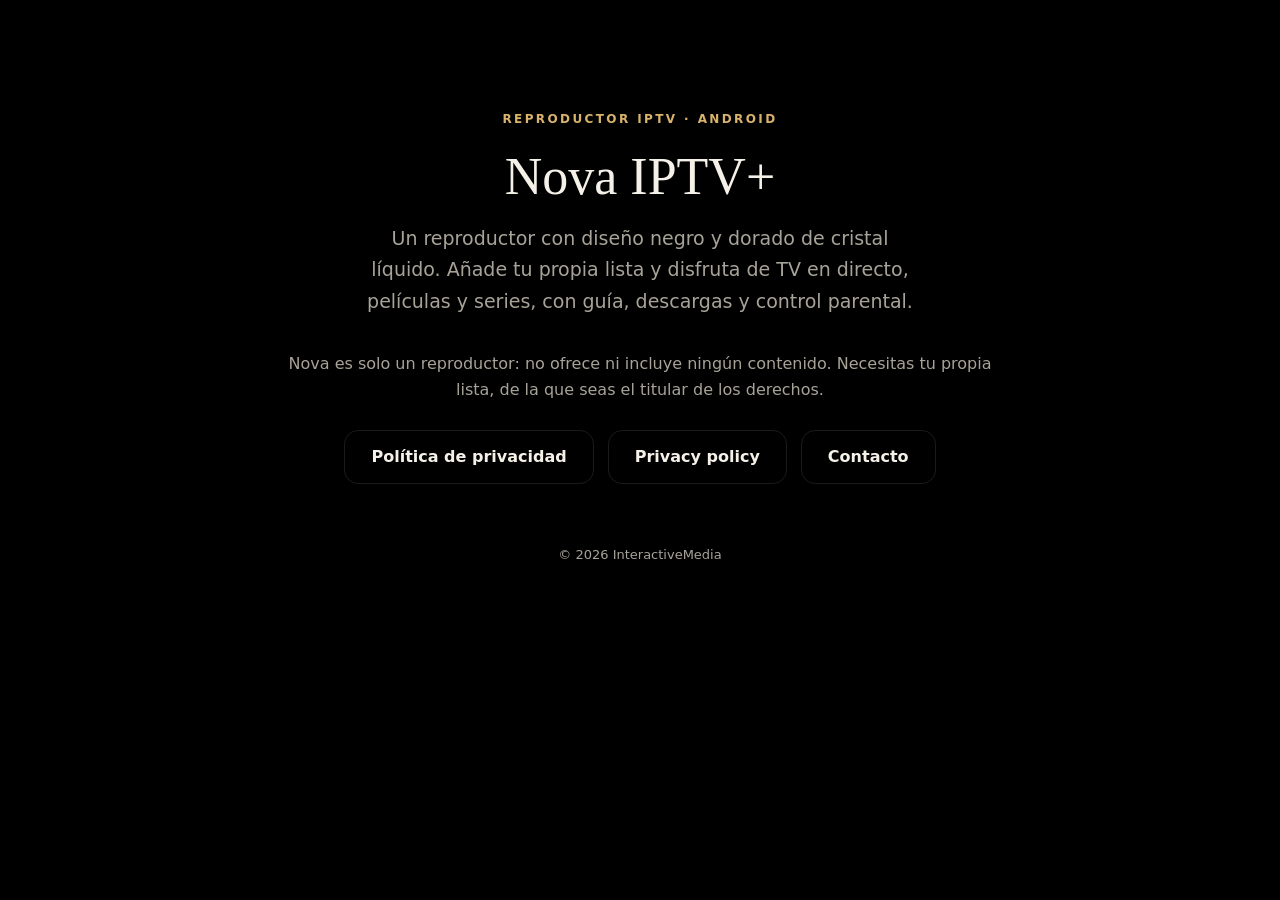
<file: index.html>
<!doctype html>
<html lang="es">
<head>
<meta charset="utf-8">
<meta name="viewport" content="width=device-width,initial-scale=1">
<title>Nova IPTV+ · Reproductor IPTV para Android</title>
<meta name="description" content="Nova IPTV+: un reproductor IPTV con diseño de cristal líquido. Añade tu propia lista y disfruta de TV en directo, películas y series.">
<link rel="stylesheet" href="style.css">
</head>
<body>
<main class="hero">
  <p class="eyebrow">Reproductor IPTV · Android</p>
  <h1>Nova IPTV+</h1>
  <p class="lead">Un reproductor con diseño negro y dorado de cristal líquido. Añade tu propia lista y disfruta de TV en directo, películas y series, con guía, descargas y control parental.</p>
  <p class="dim">Nova es solo un reproductor: no ofrece ni incluye ningún contenido. Necesitas tu propia lista, de la que seas el titular de los derechos.</p>
  <div class="links">
    <a class="btn" href="privacy.html">Política de privacidad</a>
    <a class="btn" href="privacy-en.html">Privacy policy</a>
    <a class="btn" href="mailto:ragnarok59000.n26@gmail.com">Contacto</a>
  </div>
  <footer>© 2026 InteractiveMedia</footer>
</main>
</body>
</html>
</file>
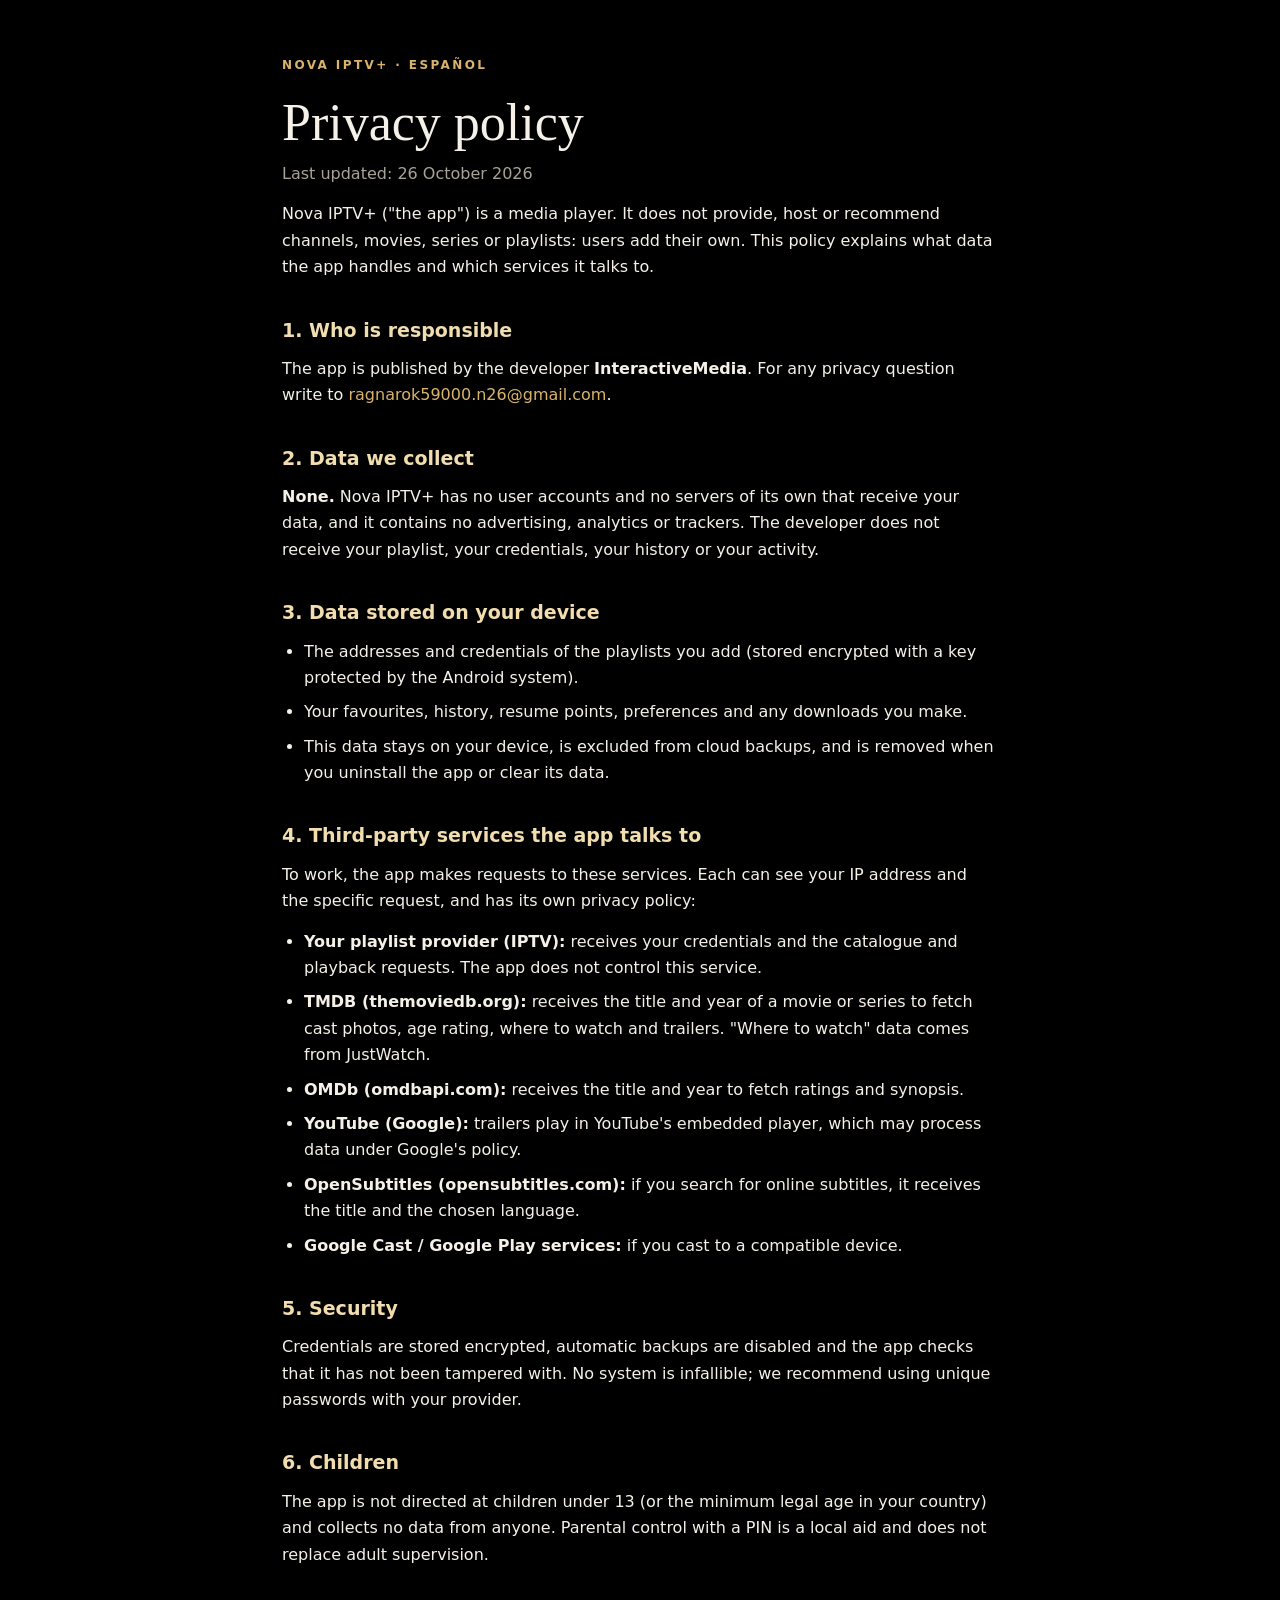
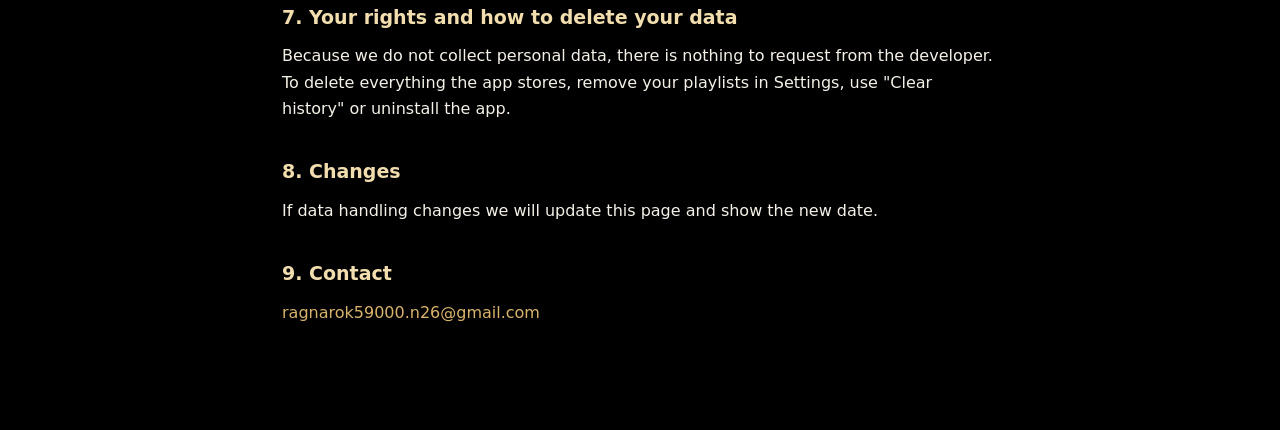
<file: privacy-en.html>
<!doctype html>
<html lang="en">
<head>
<meta charset="utf-8">
<meta name="viewport" content="width=device-width,initial-scale=1">
<title>Privacy policy · Nova IPTV+</title>
<meta name="description" content="Privacy policy for Nova IPTV+, the IPTV player for Android.">
<link rel="stylesheet" href="style.css">
</head>
<body>
<main class="doc">
  <p class="eyebrow"><a href="index.html">Nova IPTV+</a> · <a href="privacy.html">Español</a></p>
  <h1>Privacy policy</h1>
  <p class="dim">Last updated: 26 October 2026</p>

  <p>Nova IPTV+ ("the app") is a media player. It does not provide, host or recommend channels, movies, series or playlists: users add their own. This policy explains what data the app handles and which services it talks to.</p>

  <h2>1. Who is responsible</h2>
  <p>The app is published by the developer <b>InteractiveMedia</b>. For any privacy question write to <a href="mailto:ragnarok59000.n26@gmail.com">ragnarok59000.n26@gmail.com</a>.</p>

  <h2>2. Data we collect</h2>
  <p><b>None.</b> Nova IPTV+ has no user accounts and no servers of its own that receive your data, and it contains no advertising, analytics or trackers. The developer does not receive your playlist, your credentials, your history or your activity.</p>

  <h2>3. Data stored on your device</h2>
  <ul>
    <li>The addresses and credentials of the playlists you add (stored encrypted with a key protected by the Android system).</li>
    <li>Your favourites, history, resume points, preferences and any downloads you make.</li>
    <li>This data stays on your device, is excluded from cloud backups, and is removed when you uninstall the app or clear its data.</li>
  </ul>

  <h2>4. Third-party services the app talks to</h2>
  <p>To work, the app makes requests to these services. Each can see your IP address and the specific request, and has its own privacy policy:</p>
  <ul>
    <li><b>Your playlist provider (IPTV):</b> receives your credentials and the catalogue and playback requests. The app does not control this service.</li>
    <li><b>TMDB (themoviedb.org):</b> receives the title and year of a movie or series to fetch cast photos, age rating, where to watch and trailers. "Where to watch" data comes from JustWatch.</li>
    <li><b>OMDb (omdbapi.com):</b> receives the title and year to fetch ratings and synopsis.</li>
    <li><b>YouTube (Google):</b> trailers play in YouTube's embedded player, which may process data under Google's policy.</li>
    <li><b>OpenSubtitles (opensubtitles.com):</b> if you search for online subtitles, it receives the title and the chosen language.</li>
    <li><b>Google Cast / Google Play services:</b> if you cast to a compatible device.</li>
  </ul>

  <h2>5. Security</h2>
  <p>Credentials are stored encrypted, automatic backups are disabled and the app checks that it has not been tampered with. No system is infallible; we recommend using unique passwords with your provider.</p>

  <h2>6. Children</h2>
  <p>The app is not directed at children under 13 (or the minimum legal age in your country) and collects no data from anyone. Parental control with a PIN is a local aid and does not replace adult supervision.</p>

  <h2>7. Your rights and how to delete your data</h2>
  <p>Because we do not collect personal data, there is nothing to request from the developer. To delete everything the app stores, remove your playlists in Settings, use "Clear history" or uninstall the app.</p>

  <h2>8. Changes</h2>
  <p>If data handling changes we will update this page and show the new date.</p>

  <h2>9. Contact</h2>
  <p><a href="mailto:ragnarok59000.n26@gmail.com">ragnarok59000.n26@gmail.com</a></p>
</main>
</body>
</html>
</file>
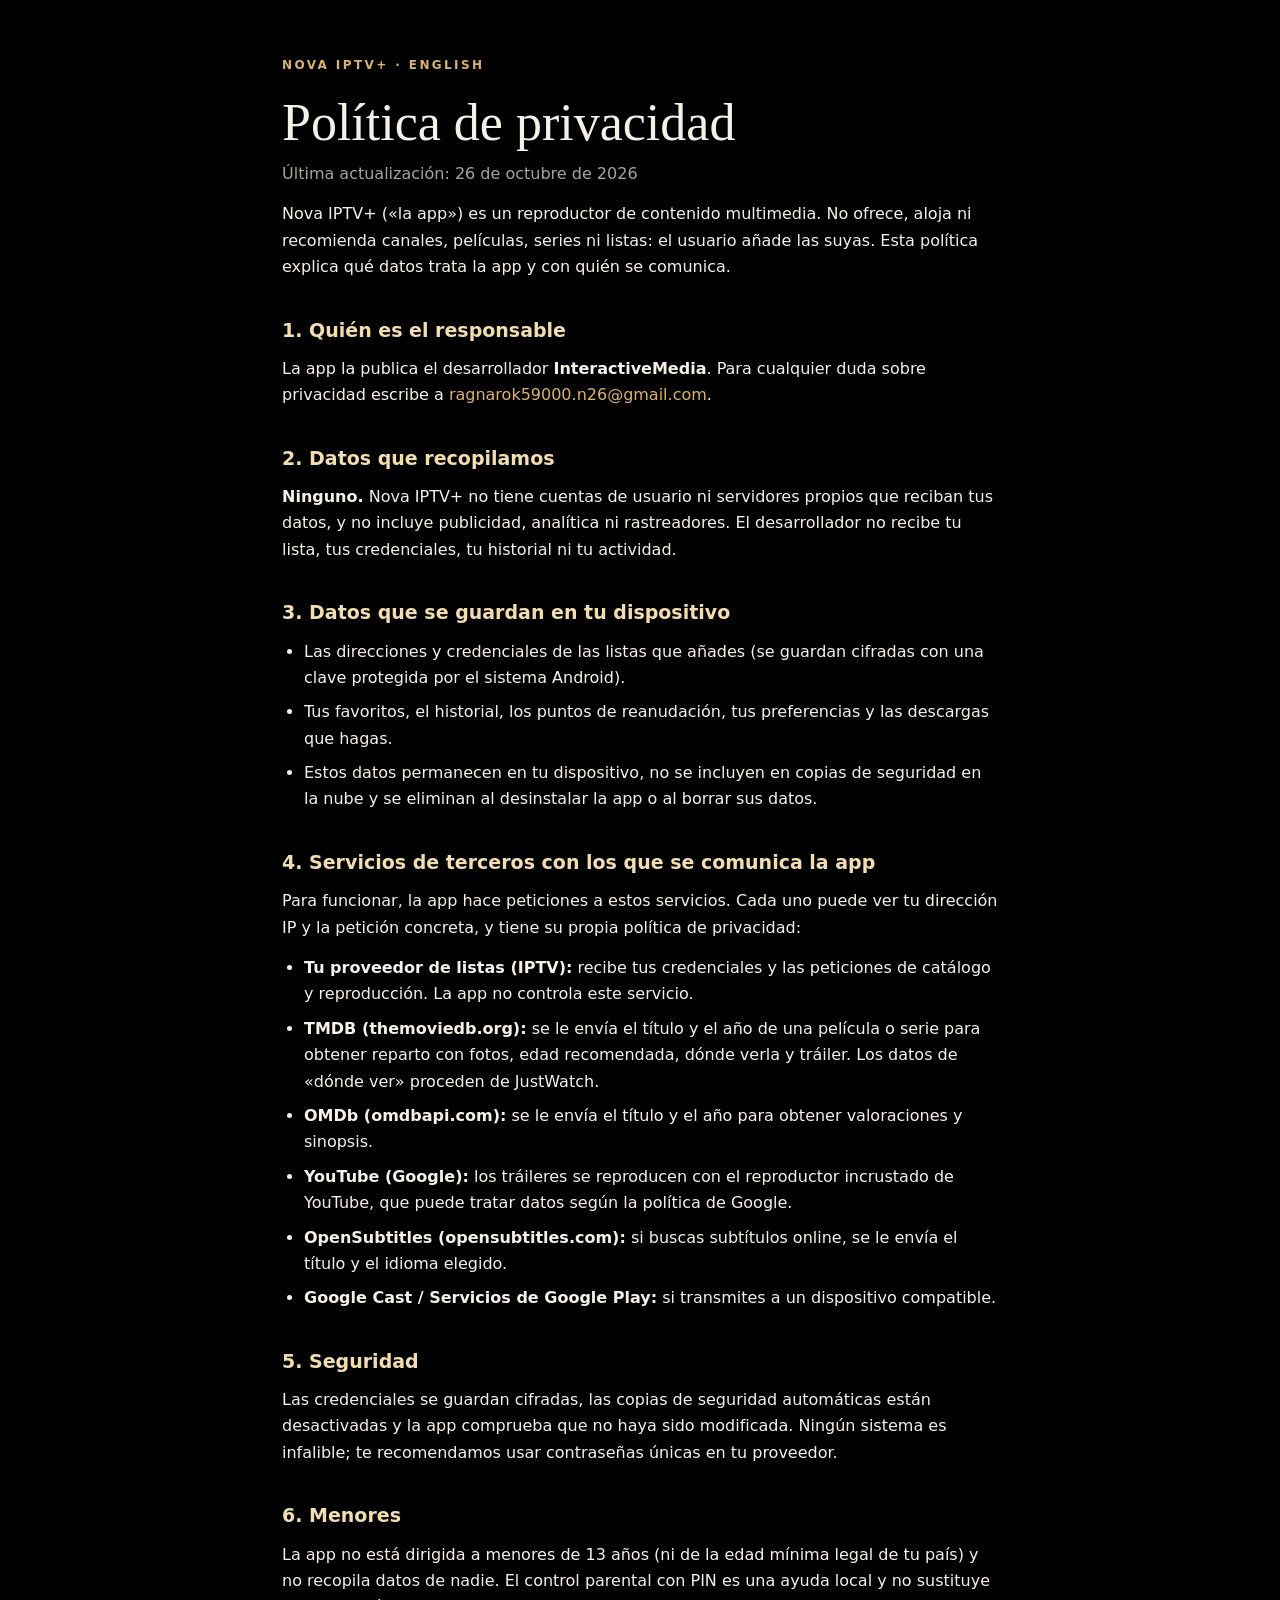
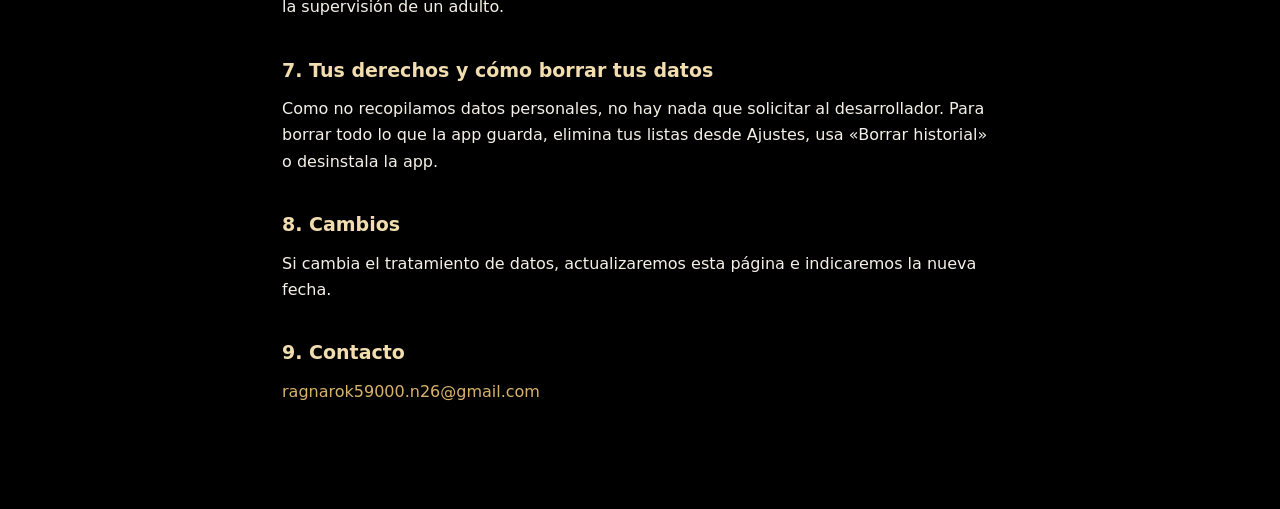
<file: privacy.html>
<!doctype html>
<html lang="es">
<head>
<meta charset="utf-8">
<meta name="viewport" content="width=device-width,initial-scale=1">
<title>Política de privacidad · Nova IPTV+</title>
<meta name="description" content="Política de privacidad de Nova IPTV+, el reproductor IPTV para Android.">
<link rel="stylesheet" href="style.css">
</head>
<body>
<main class="doc">
  <p class="eyebrow"><a href="index.html">Nova IPTV+</a> · <a href="privacy-en.html">English</a></p>
  <h1>Política de privacidad</h1>
  <p class="dim">Última actualización: 26 de octubre de 2026</p>

  <p>Nova IPTV+ («la app») es un reproductor de contenido multimedia. No ofrece, aloja ni recomienda canales, películas, series ni listas: el usuario añade las suyas. Esta política explica qué datos trata la app y con quién se comunica.</p>

  <h2>1. Quién es el responsable</h2>
  <p>La app la publica el desarrollador <b>InteractiveMedia</b>. Para cualquier duda sobre privacidad escribe a <a href="mailto:ragnarok59000.n26@gmail.com">ragnarok59000.n26@gmail.com</a>.</p>

  <h2>2. Datos que recopilamos</h2>
  <p><b>Ninguno.</b> Nova IPTV+ no tiene cuentas de usuario ni servidores propios que reciban tus datos, y no incluye publicidad, analítica ni rastreadores. El desarrollador no recibe tu lista, tus credenciales, tu historial ni tu actividad.</p>

  <h2>3. Datos que se guardan en tu dispositivo</h2>
  <ul>
    <li>Las direcciones y credenciales de las listas que añades (se guardan cifradas con una clave protegida por el sistema Android).</li>
    <li>Tus favoritos, el historial, los puntos de reanudación, tus preferencias y las descargas que hagas.</li>
    <li>Estos datos permanecen en tu dispositivo, no se incluyen en copias de seguridad en la nube y se eliminan al desinstalar la app o al borrar sus datos.</li>
  </ul>

  <h2>4. Servicios de terceros con los que se comunica la app</h2>
  <p>Para funcionar, la app hace peticiones a estos servicios. Cada uno puede ver tu dirección IP y la petición concreta, y tiene su propia política de privacidad:</p>
  <ul>
    <li><b>Tu proveedor de listas (IPTV):</b> recibe tus credenciales y las peticiones de catálogo y reproducción. La app no controla este servicio.</li>
    <li><b>TMDB (themoviedb.org):</b> se le envía el título y el año de una película o serie para obtener reparto con fotos, edad recomendada, dónde verla y tráiler. Los datos de «dónde ver» proceden de JustWatch.</li>
    <li><b>OMDb (omdbapi.com):</b> se le envía el título y el año para obtener valoraciones y sinopsis.</li>
    <li><b>YouTube (Google):</b> los tráileres se reproducen con el reproductor incrustado de YouTube, que puede tratar datos según la política de Google.</li>
    <li><b>OpenSubtitles (opensubtitles.com):</b> si buscas subtítulos online, se le envía el título y el idioma elegido.</li>
    <li><b>Google Cast / Servicios de Google Play:</b> si transmites a un dispositivo compatible.</li>
  </ul>

  <h2>5. Seguridad</h2>
  <p>Las credenciales se guardan cifradas, las copias de seguridad automáticas están desactivadas y la app comprueba que no haya sido modificada. Ningún sistema es infalible; te recomendamos usar contraseñas únicas en tu proveedor.</p>

  <h2>6. Menores</h2>
  <p>La app no está dirigida a menores de 13 años (ni de la edad mínima legal de tu país) y no recopila datos de nadie. El control parental con PIN es una ayuda local y no sustituye la supervisión de un adulto.</p>

  <h2>7. Tus derechos y cómo borrar tus datos</h2>
  <p>Como no recopilamos datos personales, no hay nada que solicitar al desarrollador. Para borrar todo lo que la app guarda, elimina tus listas desde Ajustes, usa «Borrar historial» o desinstala la app.</p>

  <h2>8. Cambios</h2>
  <p>Si cambia el tratamiento de datos, actualizaremos esta página e indicaremos la nueva fecha.</p>

  <h2>9. Contacto</h2>
  <p><a href="mailto:ragnarok59000.n26@gmail.com">ragnarok59000.n26@gmail.com</a></p>
</main>
</body>
</html>
</file>
<file: style.css>
:root{--bg:#000;--text:#f5f1e8;--dim:#a8a398;--gold:#d9b36c;--gold-l:#f1ddae;--line:rgba(255,255,255,.1)}
*{box-sizing:border-box;margin:0;padding:0}
body{background:var(--bg);color:var(--text);font-family:Inter,"SF Pro Display",system-ui,-apple-system,"Segoe UI",Roboto,sans-serif;line-height:1.65;-webkit-font-smoothing:antialiased}
a{color:var(--gold);text-decoration:none}
a:hover{text-decoration:underline}
.doc,.hero{max-width:760px;margin:0 auto;padding:56px 22px 90px}
.eyebrow{font-size:12px;letter-spacing:.2em;text-transform:uppercase;color:var(--gold);font-weight:600;margin-bottom:18px}
h1{font-family:"Iowan Old Style","Palatino Linotype",Georgia,serif;font-weight:400;font-size:clamp(34px,6vw,52px);line-height:1.1;margin-bottom:10px}
h2{font-size:19px;font-weight:600;margin:34px 0 10px;color:var(--gold-l)}
p,li{color:var(--text);font-size:16px}
p{margin-bottom:14px}
ul{margin:0 0 14px 22px}
li{margin-bottom:8px}
.dim{color:var(--dim)}
.hero{text-align:center;padding-top:110px}
.hero h1{margin:14px 0 18px}
.hero .lead{color:var(--dim);font-size:19px;max-width:560px;margin:0 auto 34px}
.links{display:flex;gap:14px;justify-content:center;flex-wrap:wrap;margin-top:26px}
.btn{display:inline-block;padding:13px 26px;border-radius:14px;border:1px solid var(--line);color:var(--text);font-weight:600}
.btn:hover{border-color:var(--gold);text-decoration:none}
footer{margin-top:60px;color:var(--dim);font-size:13px}
</file>
